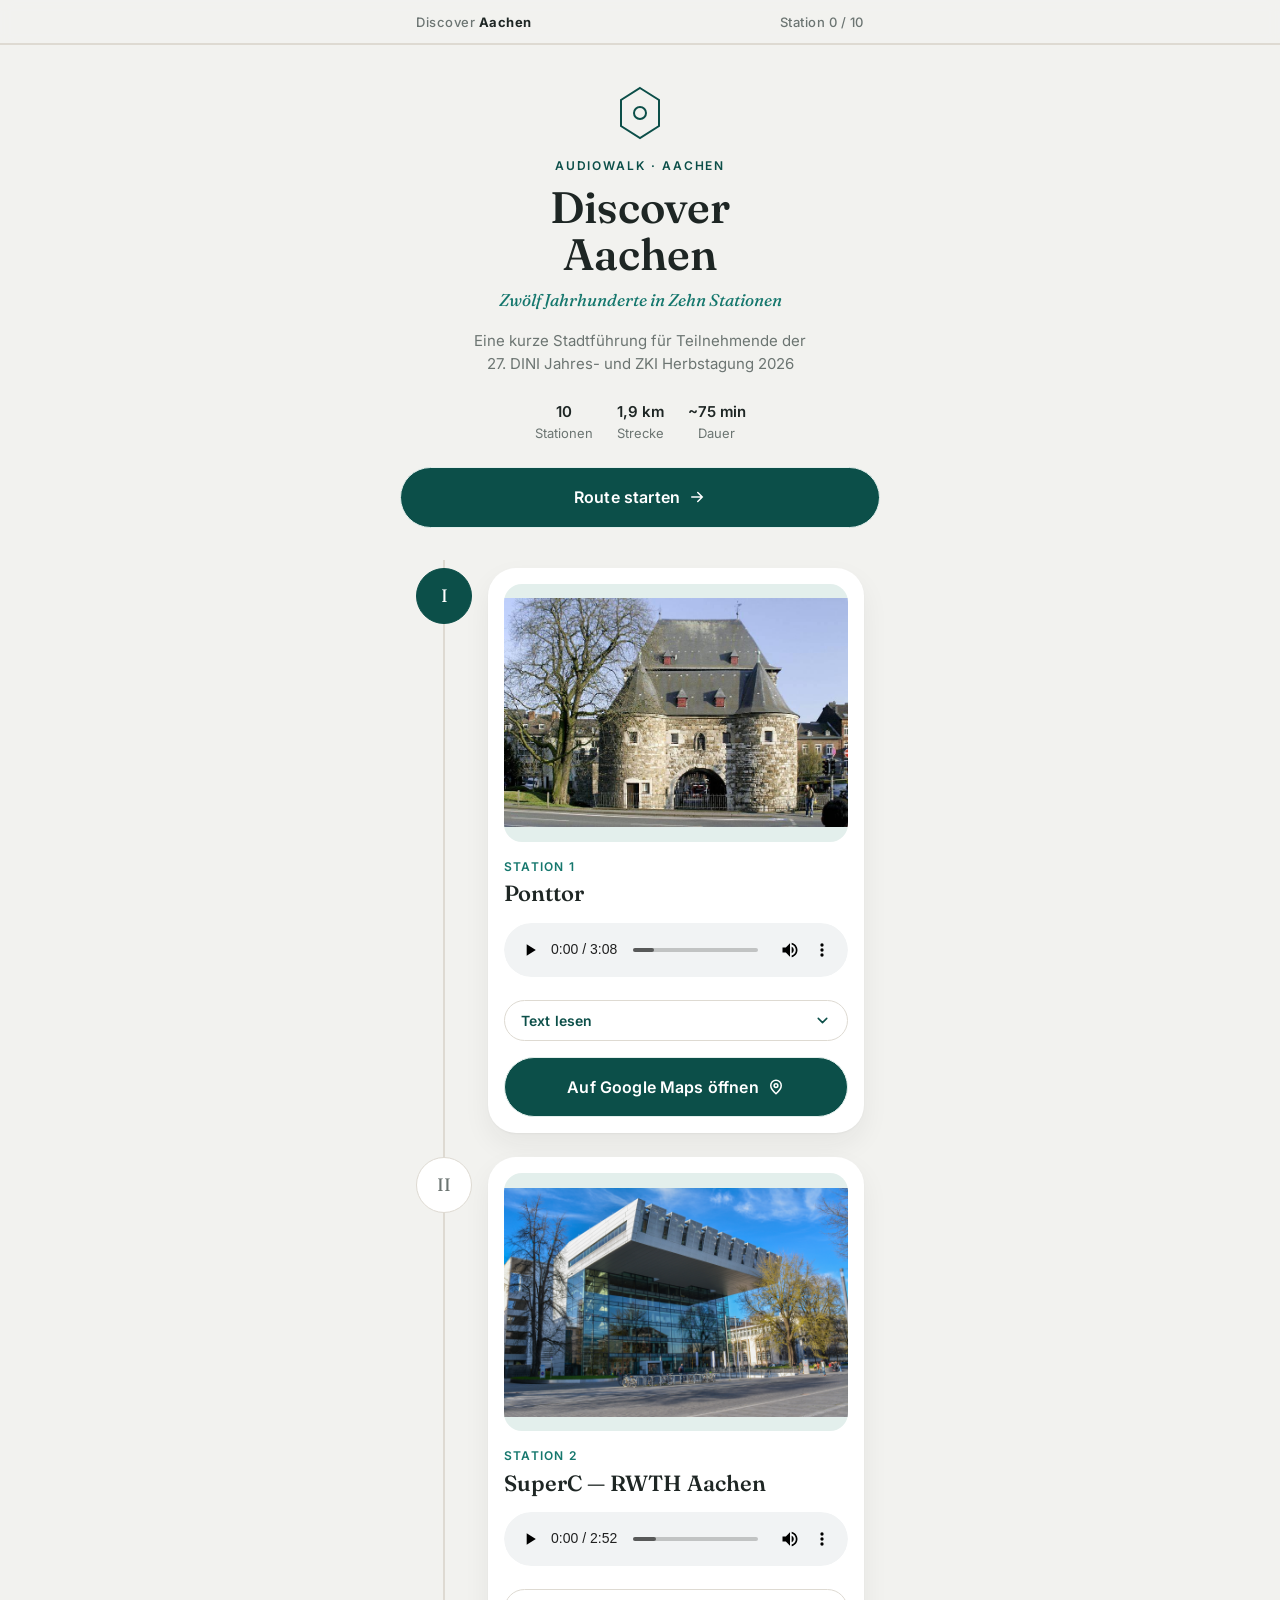
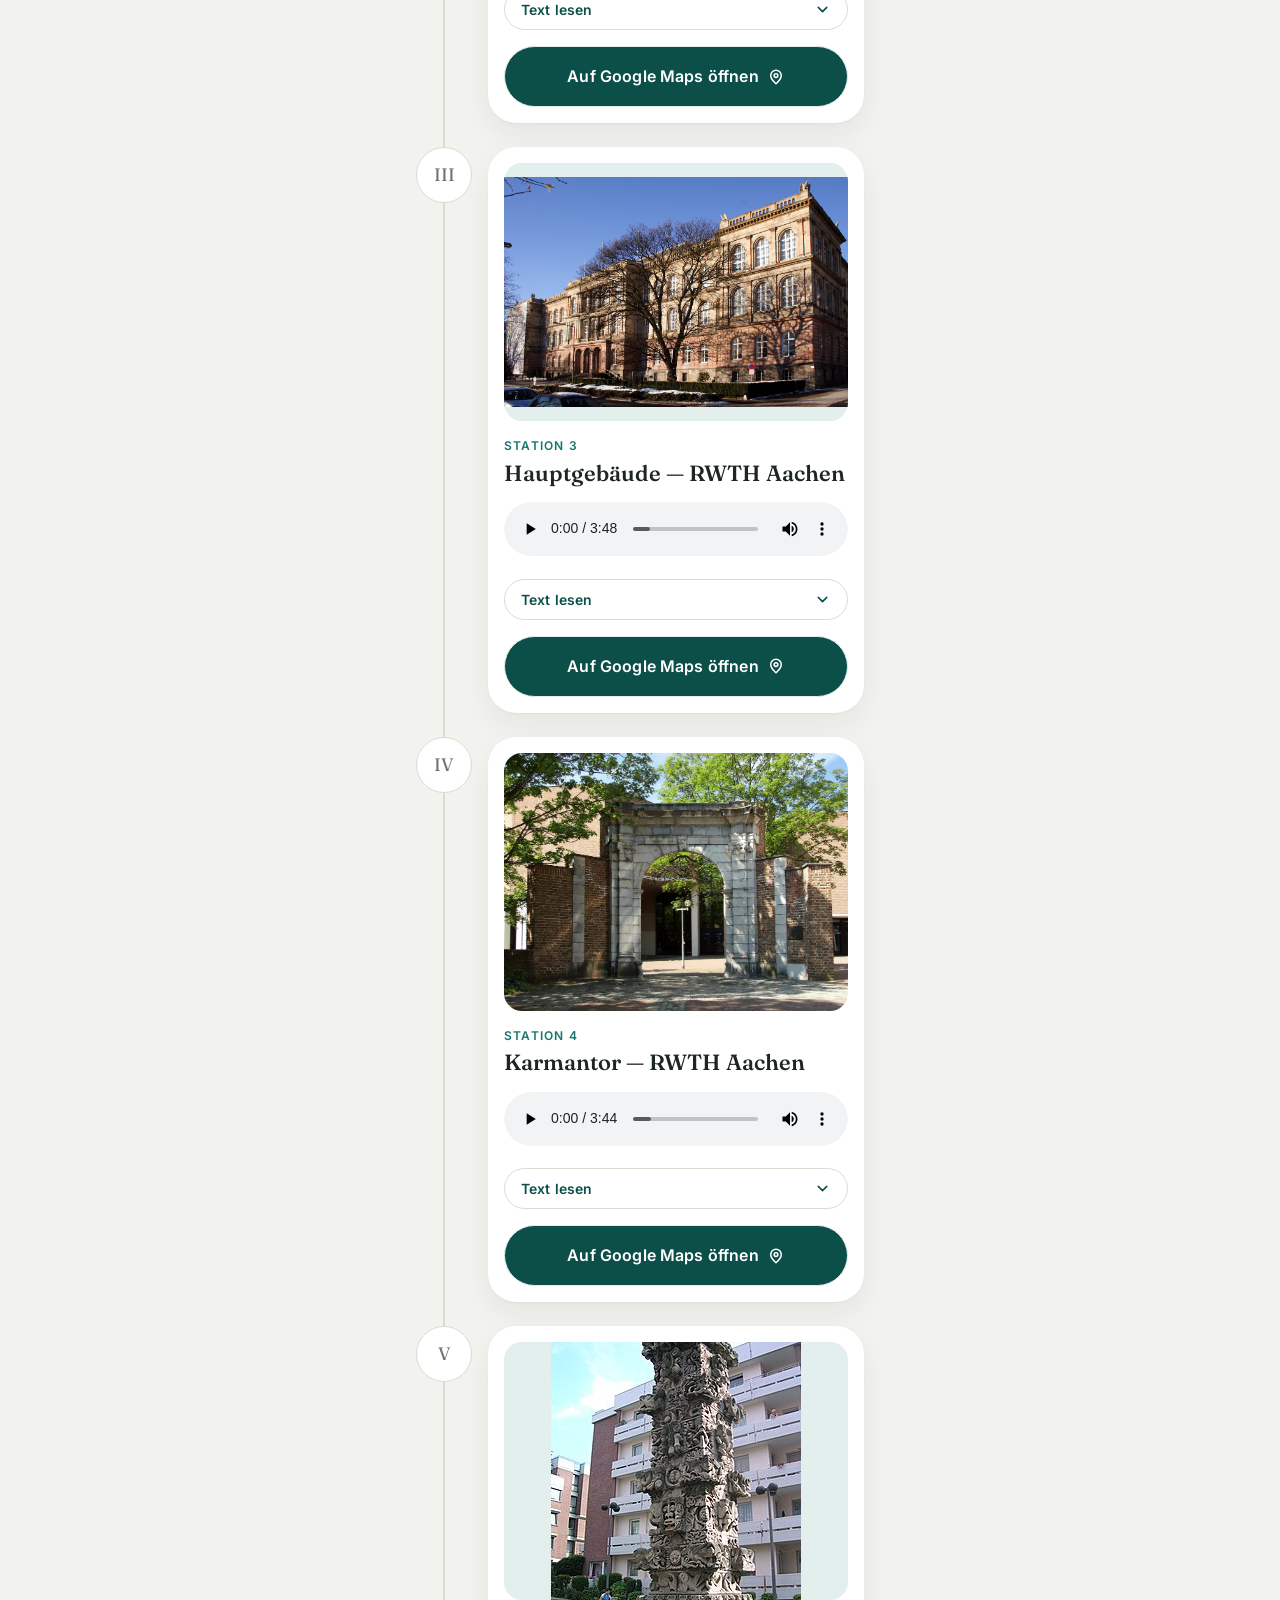
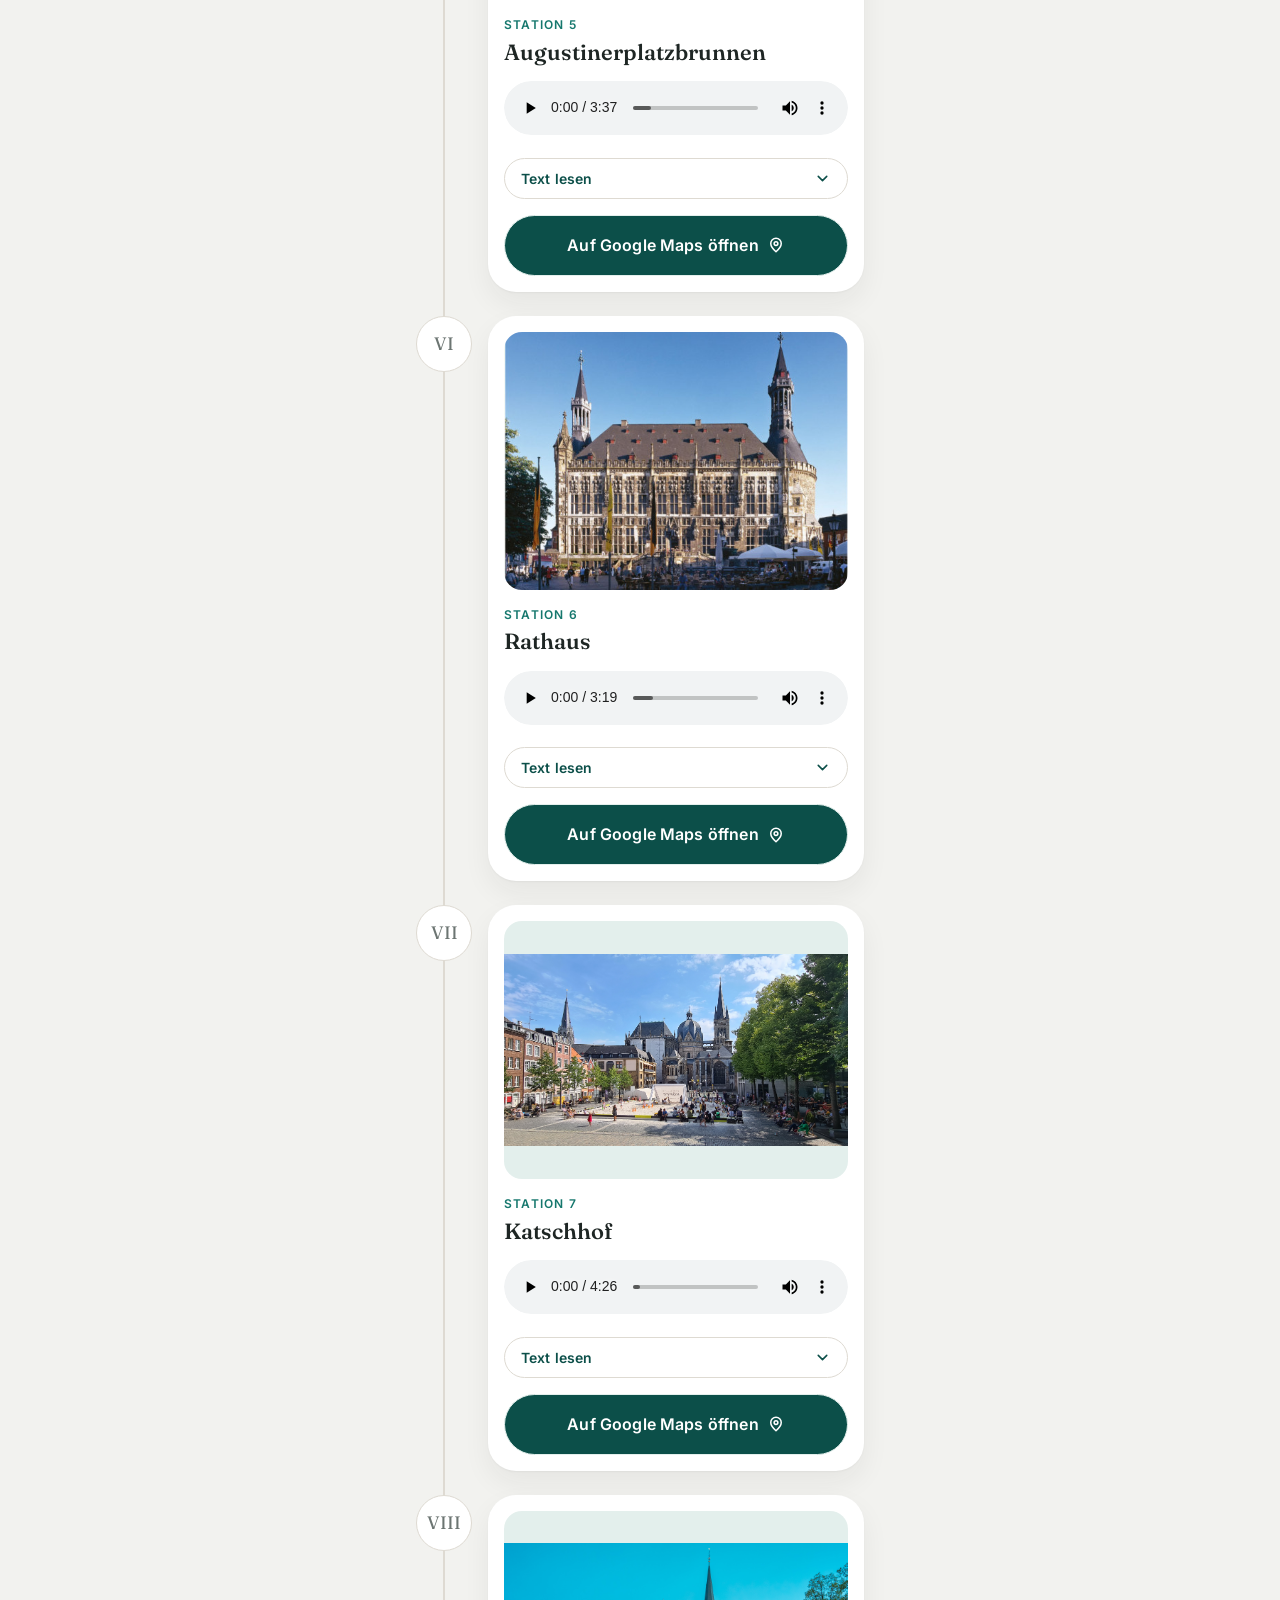
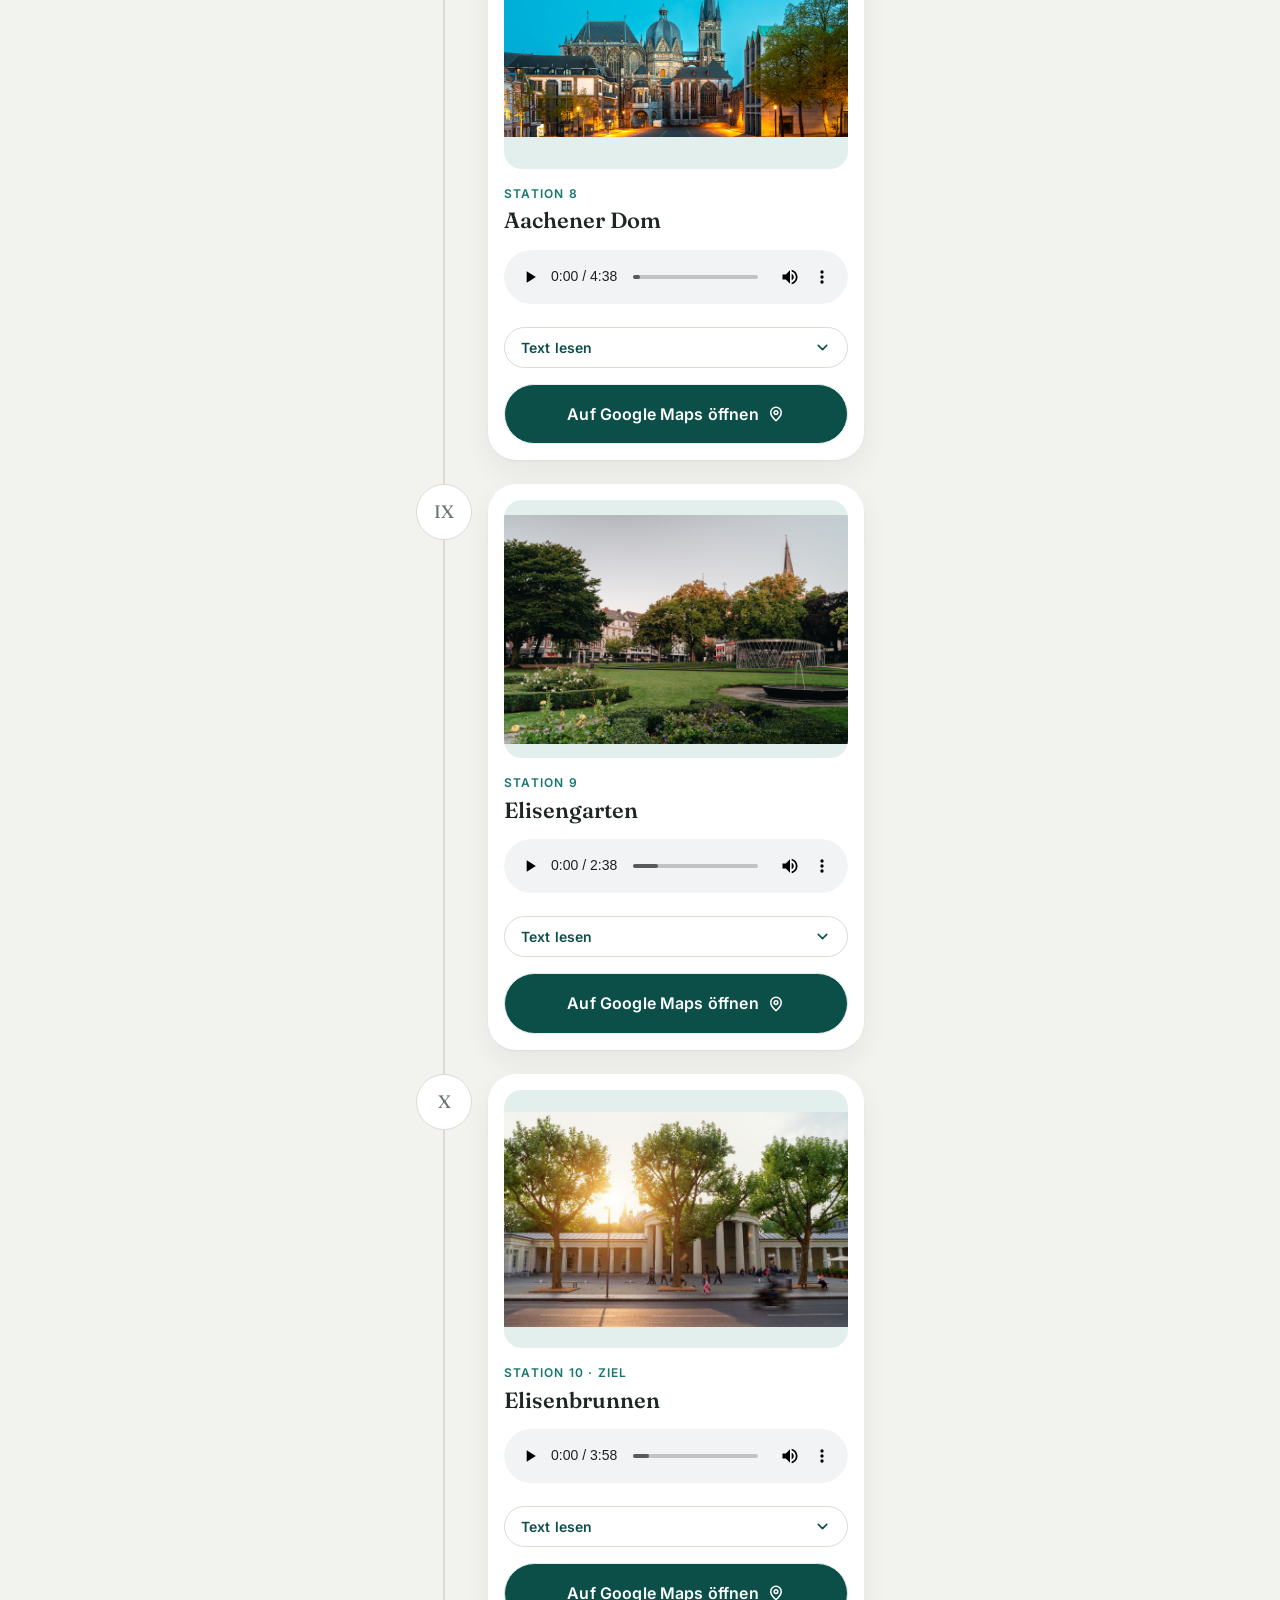
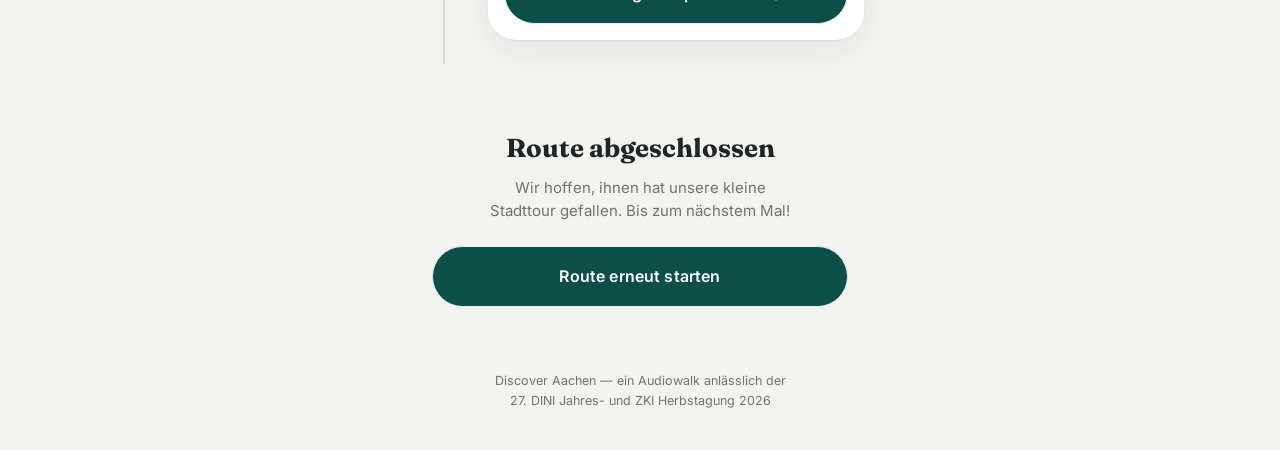
<file: index.html>
<!DOCTYPE html>
<html lang="de">
<head>
<meta charset="UTF-8">
<meta name="viewport" content="width=device-width, initial-scale=1.0, viewport-fit=cover">
<title>Discover Aachen — Audiowalk</title>
<meta name="description" content="Ein historischer Audiowalk durch Aachen.">

<!--Anchor-->
<a id="top"></a>
     
<!-- ============================================================
     Schriften: Fraunces (Display, für Titel — wirkt wie in Stein
     gemeißelt, passend zur karolingischen Geschichte Aachens) und
     Inter (Fließtext/UI, sehr gut lesbar auf kleinen Bildschirmen).
     Beide fallen bei fehlender Verbindung sauber auf System-Fonts
     zurück (font-display: swap + Fallback-Stack).
     ============================================================ -->
<link rel="preconnect" href="https://fonts.googleapis.com">
<link rel="preconnect" href="https://fonts.gstatic.com" crossorigin>
<link href="https://fonts.googleapis.com/css2?family=Fraunces:opsz,wght@9..144,440;9..144,560;9..144,650&family=Inter:wght@400;500;600&display=swap" rel="stylesheet">

<!-- Gesamtes Styling ausgelagert -->
<link rel="stylesheet" href="style.css">
</head>
<body>

  <!-- ============================================================
       FORTSCHRITTSLEISTE
       Wird per JS aktualisiert: Stationsnummer + Füllbalken.
       ============================================================ -->
  <div class="progress-bar">
    <div class="progress-bar__inner">
      <span class="progress-bar__label">Discover <strong>Aachen</strong></span>
      <span class="progress-bar__label" id="progressLabel">Station 0 / 5</span>
    </div>
    <div class="progress-bar__track"><div class="progress-bar__fill" id="progressFill"></div></div>
  </div>

  <!-- ============================================================
       HERO
       ============================================================ -->
  <header class="hero wrap">
    <!-- Oktogon: Kernform der karolingischen Pfalzkapelle -->
    <svg class="hero__mark" viewBox="0 0 56 56" fill="none" xmlns="http://www.w3.org/2000/svg" aria-hidden="true">
      <path d="M28 3 L47 15 L47 41 L28 53 L9 41 L9 15 Z" stroke="currentColor" stroke-width="2"/>
      <circle cx="28" cy="28" r="6" stroke="currentColor" stroke-width="2"/>
    </svg>

    <span class="hero__eyebrow">Audiowalk · Aachen</span>
    <h1 class="hero__title">Discover<br>Aachen</h1>
    <p class="hero__subtitle">Zwölf Jahrhunderte in Zehn Stationen</p>
    <p class="hero__text">
      Eine kurze Stadtführung für Teilnehmende der
      27. DINI Jahres- und ZKI Herbstagung 2026
    </p>

    <div class="hero__meta">
      <div><b id="stationCount">5</b>Stationen</div>
      <div><b>1,9&nbsp;km</b>Strecke</div>
      <div><b>~75&nbsp;min</b>Dauer</div>
    </div>

    <a href="#station-1" class="btn btn--ghost" id="startBtn">
      Route starten
      <svg viewBox="0 0 24 24" fill="none" stroke="currentColor" stroke-width="2" stroke-linecap="round"><path d="M5 12h14M13 6l6 6-6 6"/></svg>
    </a>
  </header>

  <!-- ============================================================
       ROUTE MIT STATIONEN
       Jede Station: Marker, Bild (SVG-Illustration), Audioplayer,
       kurzer Text, Button zum Standort auf Google Maps.
       ============================================================ -->
  <main class="wrap">
    <div class="route" id="route">
      <div class="route-line"></div>
      <div class="route-line__fill" id="routeFill"></div>

      <!-- Wird zur Laufzeit aus STATIONS (stations.js) befüllt (siehe
           script.js). Hier steht bewusst kein einziger Stations-Block
           im HTML. -->
      <div id="stationsContainer"></div>

    </div>

    <!-- ============================================================
         ABSCHLUSS
         ============================================================ -->
    <div class="finish">
      <h2 class="finish__title">Route abgeschlossen</h2>
      <p class="finish__text">Wir hoffen, ihnen hat unsere kleine Stadttour gefallen. Bis zum nächstem Mal!</p>
      <a href="#top" class="btn btn--ghost" id="restartBtn">Route erneut starten</a>
    </div>
  </main>

  <footer>
    Discover Aachen — ein Audiowalk anlässlich der <br>
    27. DINI Jahres- und ZKI Herbstagung 2026
  </footer>

  <!-- Reihenfolge wichtig: stations.js definiert STATIONS,
       script.js nutzt diese Daten zum Rendern und Steuern der Seite. -->
  <script src="stations.js"></script>
  <script src="script.js"></script>
</body>
</html>
</file>
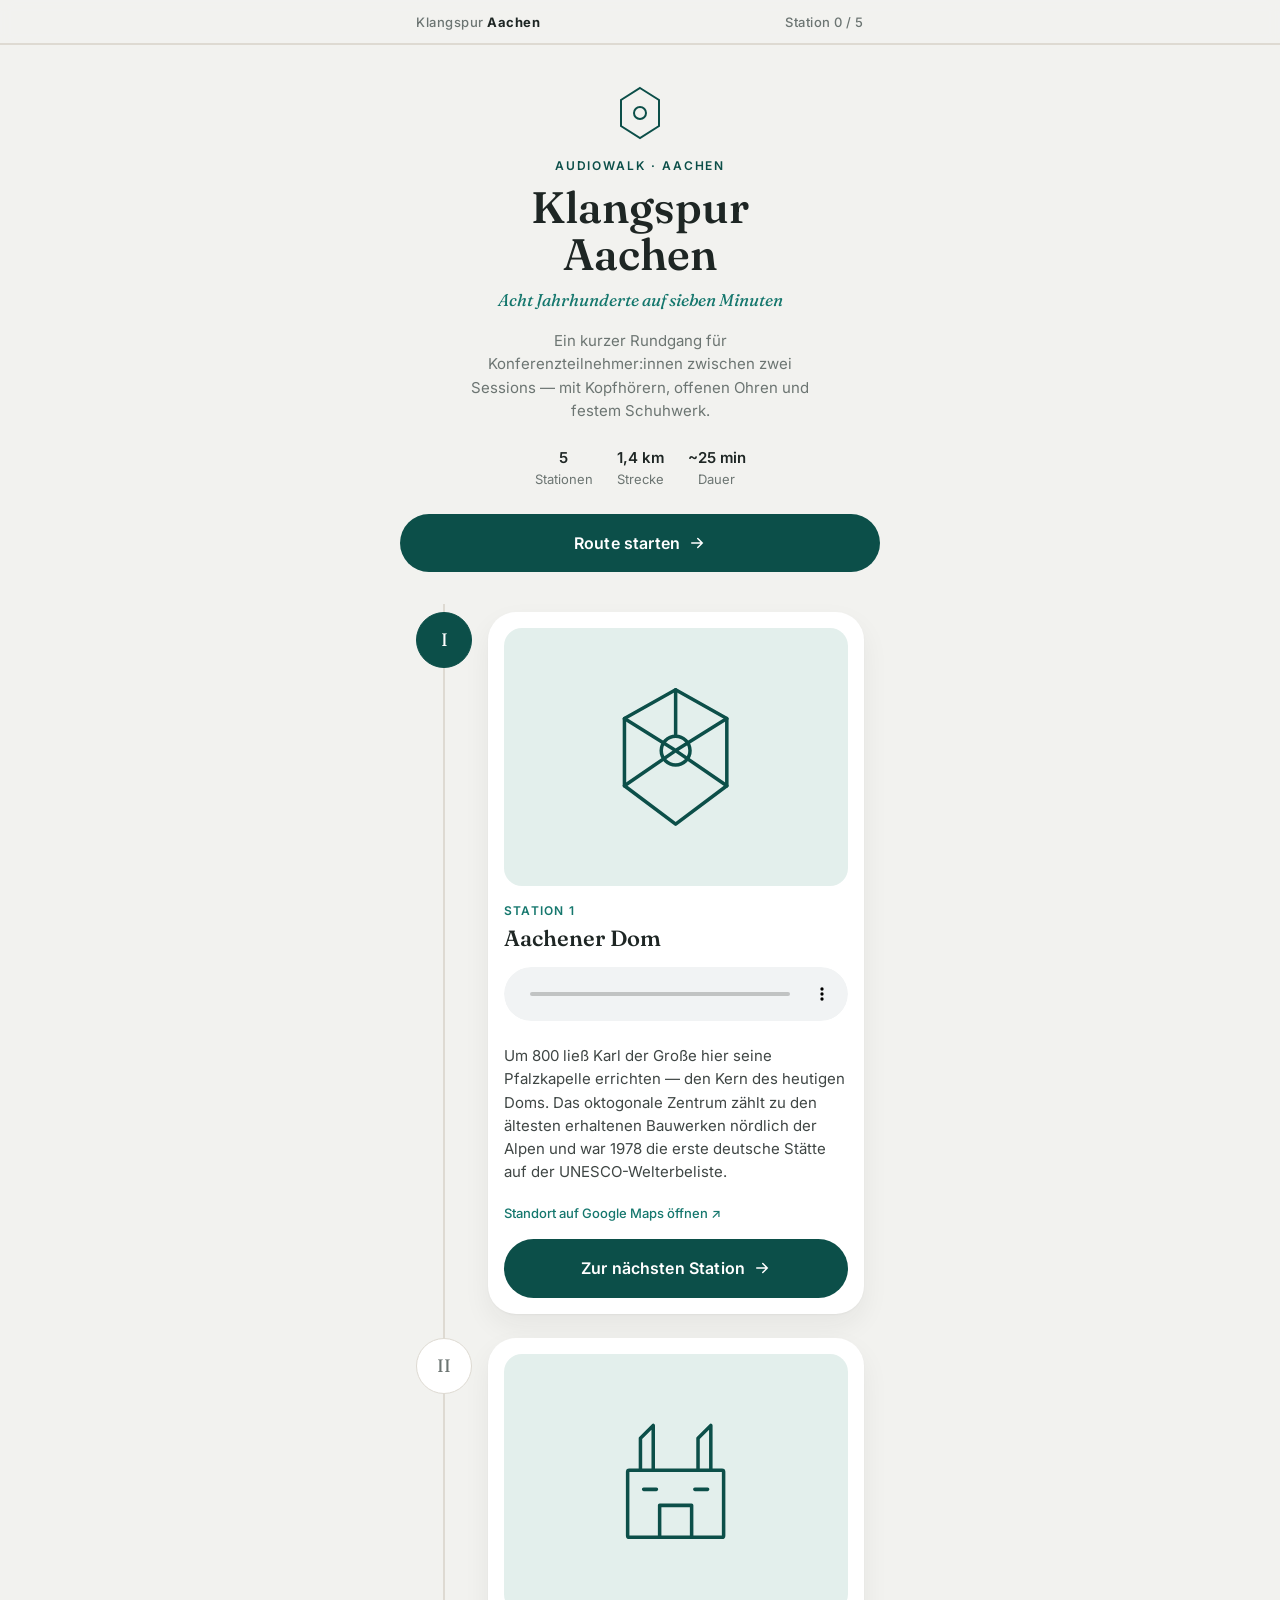
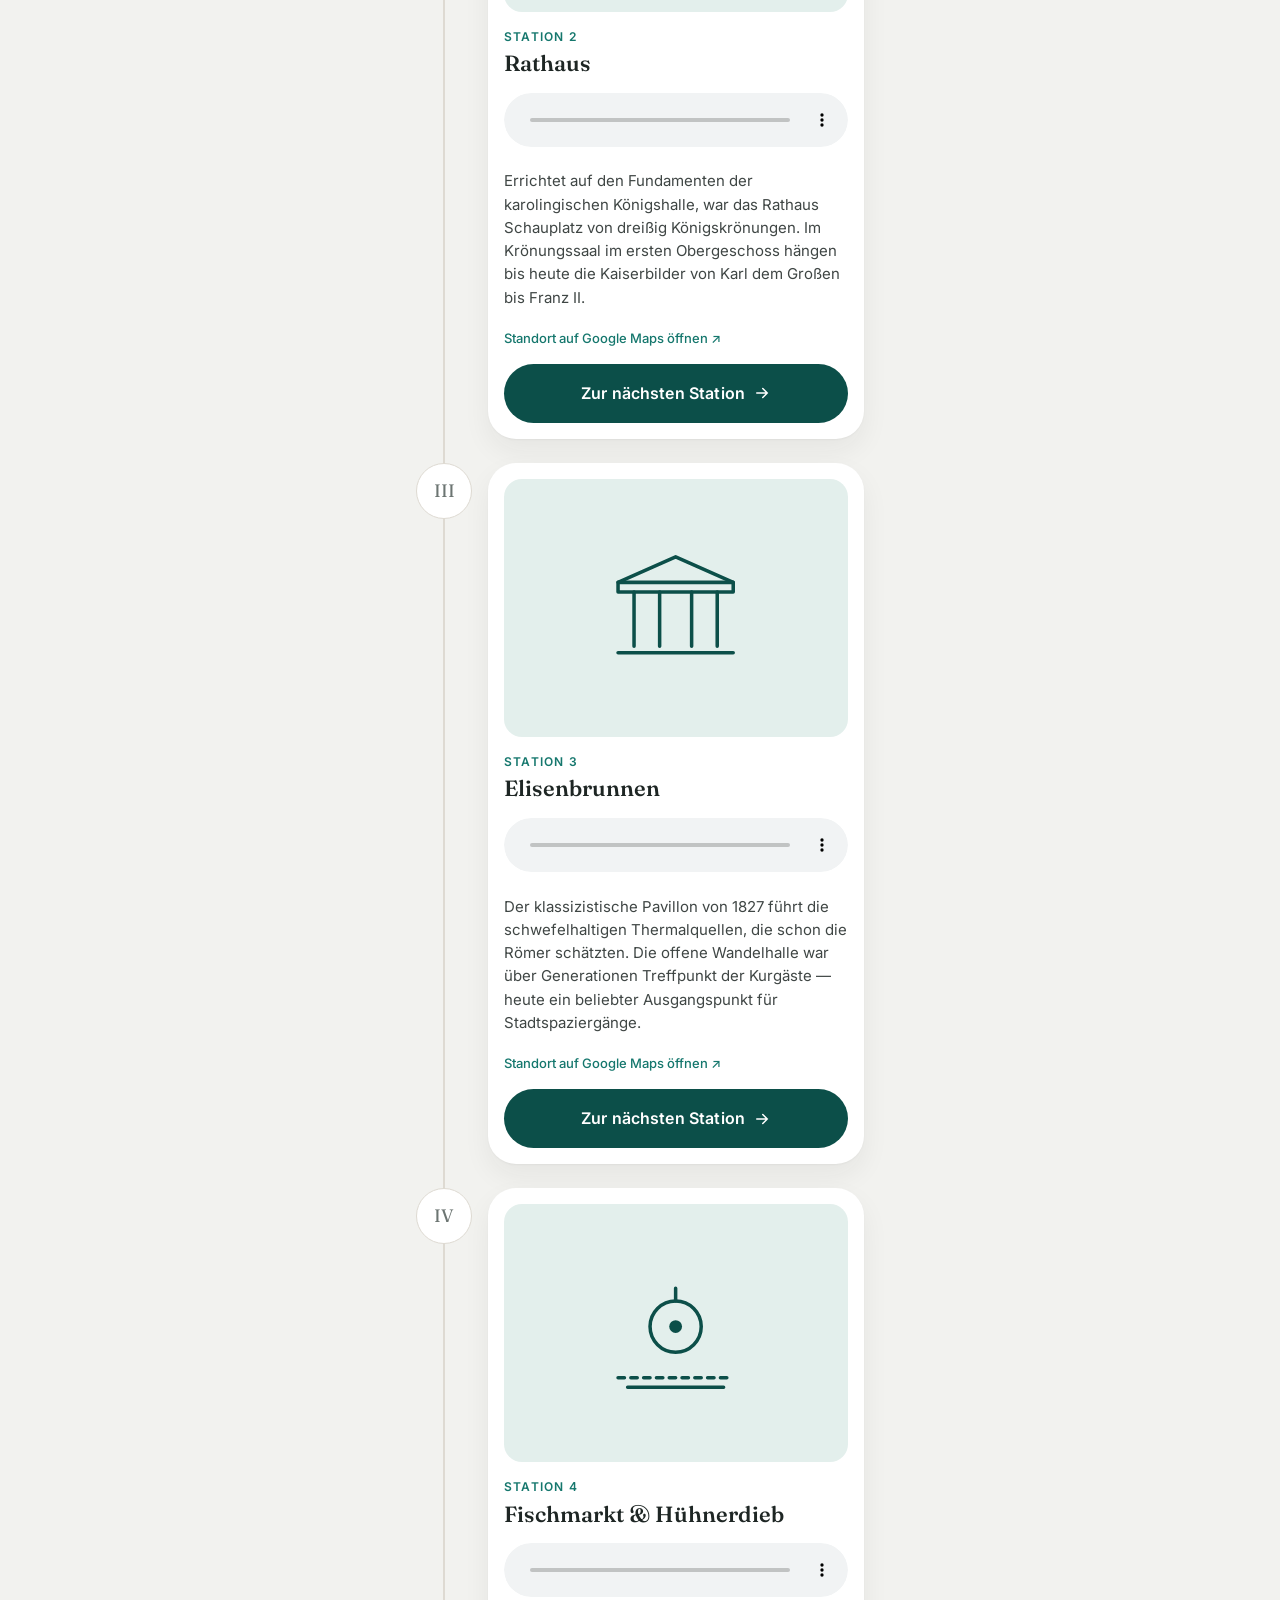
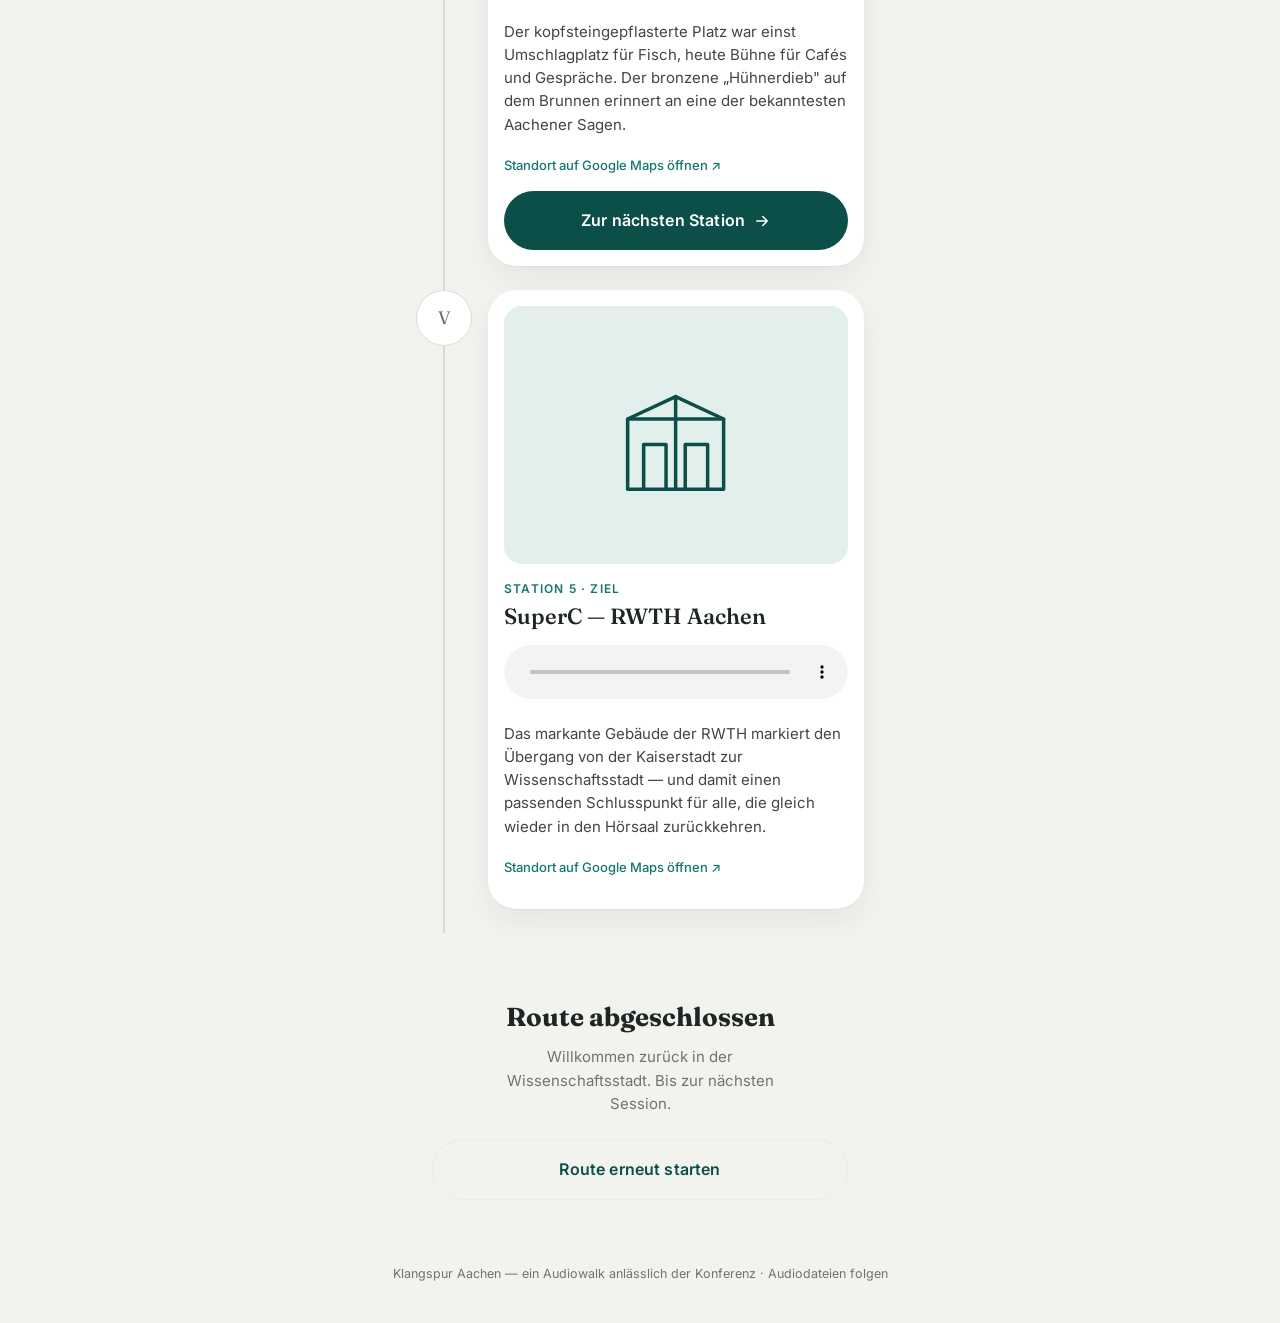
<file: images/index.html>
<!DOCTYPE html>
<html lang="de">
<head>
<meta charset="UTF-8">
<meta name="viewport" content="width=device-width, initial-scale=1.0, viewport-fit=cover">
<title>Klangspur Aachen — Audiowalk</title>
<meta name="description" content="Ein historischer Audiowalk durch Aachen für Konferenzteilnehmer:innen.">

<!-- ============================================================
     Schriften: Fraunces (Display, für Titel — wirkt wie in Stein
     gemeißelt, passend zur karolingischen Geschichte Aachens) und
     Inter (Fließtext/UI, sehr gut lesbar auf kleinen Bildschirmen).
     Beide fallen bei fehlender Verbindung sauber auf System-Fonts
     zurück (font-display: swap + Fallback-Stack).
     ============================================================ -->
<link rel="preconnect" href="https://fonts.googleapis.com">
<link rel="preconnect" href="https://fonts.gstatic.com" crossorigin>
<link href="https://fonts.googleapis.com/css2?family=Fraunces:opsz,wght@9..144,440;9..144,560;9..144,650&family=Inter:wght@400;500;600&display=swap" rel="stylesheet">

<!-- Gesamtes Styling ausgelagert -->
<link rel="stylesheet" href="style.css">
</head>
<body>

  <!-- ============================================================
       FORTSCHRITTSLEISTE
       Wird per JS aktualisiert: Stationsnummer + Füllbalken.
       ============================================================ -->
  <div class="progress-bar">
    <div class="progress-bar__inner">
      <span class="progress-bar__label">Klangspur <strong>Aachen</strong></span>
      <span class="progress-bar__label" id="progressLabel">Station 0 / 5</span>
    </div>
    <div class="progress-bar__track"><div class="progress-bar__fill" id="progressFill"></div></div>
  </div>

  <!-- ============================================================
       HERO
       ============================================================ -->
  <header class="hero wrap">
    <!-- Oktogon: Kernform der karolingischen Pfalzkapelle -->
    <svg class="hero__mark" viewBox="0 0 56 56" fill="none" xmlns="http://www.w3.org/2000/svg" aria-hidden="true">
      <path d="M28 3 L47 15 L47 41 L28 53 L9 41 L9 15 Z" stroke="currentColor" stroke-width="2"/>
      <circle cx="28" cy="28" r="6" stroke="currentColor" stroke-width="2"/>
    </svg>

    <span class="hero__eyebrow">Audiowalk · Aachen</span>
    <h1 class="hero__title">Klangspur<br>Aachen</h1>
    <p class="hero__subtitle">Acht Jahrhunderte auf sieben Minuten</p>
    <p class="hero__text">
      Ein kurzer Rundgang für Konferenzteilnehmer:innen zwischen zwei Sessions —
      mit Kopfhörern, offenen Ohren und festem Schuhwerk.
    </p>

    <div class="hero__meta">
      <div><b id="stationCount">5</b>Stationen</div>
      <div><b>1,4&nbsp;km</b>Strecke</div>
      <div><b>~25&nbsp;min</b>Dauer</div>
    </div>

    <a href="#station-1" class="btn btn--primary" id="startBtn">
      Route starten
      <svg viewBox="0 0 24 24" fill="none" stroke="currentColor" stroke-width="2" stroke-linecap="round"><path d="M5 12h14M13 6l6 6-6 6"/></svg>
    </a>
  </header>

  <!-- ============================================================
       ROUTE MIT STATIONEN
       Jede Station: Marker, Bild (SVG-Illustration), Audioplayer,
       kurzer Text, Button zur nächsten Station.
       ============================================================ -->
  <main class="wrap">
    <div class="route" id="route">
      <div class="route-line"></div>
      <div class="route-line__fill" id="routeFill"></div>

      <!-- Wird zur Laufzeit aus STATIONS (stations.js) befüllt (siehe
           script.js). Hier steht bewusst kein einziger Stations-Block
           im HTML. -->
      <div id="stationsContainer"></div>

    </div>

    <!-- ============================================================
         ABSCHLUSS
         ============================================================ -->
    <div class="finish">
      <h2 class="finish__title">Route abgeschlossen</h2>
      <p class="finish__text">Willkommen zurück in der Wissenschaftsstadt. Bis zur nächsten Session.</p>
      <a href="#top" class="btn btn--ghost" id="restartBtn">Route erneut starten</a>
    </div>
  </main>

  <footer>
    Klangspur Aachen — ein Audiowalk anlässlich der Konferenz · Audiodateien folgen
  </footer>

  <a id="top"></a>

  <!-- Reihenfolge wichtig: stations.js definiert STATIONS,
       script.js nutzt diese Daten zum Rendern und Steuern der Seite. -->
  <script src="stations.js"></script>
  <script src="script.js"></script>
</body>
</html>
</file>
<file: style.css>
/* ============================================================
   1. DESIGN TOKENS
   Farbpalette orientiert an Aachen: warmes Steingrau (Fassaden,
   Kopfsteinpflaster) + dunkles Petrol/Türkis als Akzent
   (angelehnt an die Kupferdächer & Thermalquellen der Stadt).
   ============================================================ */
:root {
  /* Grautöne */
  --color-bg:          #f2f2ef;
  --color-surface:     #ffffff;
  --color-ink:         #1e2624;
  --color-muted:       #6c7572;
  --color-line:        #dedad2;

  /* Petrol-Akzent */
  --color-accent:      #0c4f49;
  --color-accent-light:#15776d;
  --color-accent-soft: #e3efec;

  /* Typografie */
  --font-display: 'Fraunces', Georgia, 'Times New Roman', serif;
  --font-body:    'Inter', -apple-system, BlinkMacSystemFont, 'Segoe UI', sans-serif;

  /* Layout */
  --max-width: 480px;
  --radius-lg: 28px;
  --radius-md: 18px;
  --space-1: 8px;
  --space-2: 16px;
  --space-3: 24px;
  --space-4: 40px;
}

/* ============================================================
   2. RESET & GRUNDLAGEN
   ============================================================ */
* { box-sizing: border-box; }
html { -webkit-text-size-adjust: 100%; }

body {
  margin: 0;
  background: var(--color-bg);
  color: var(--color-ink);
  font-family: var(--font-body);
  font-size: 16px;
  line-height: 1.55;
  -webkit-font-smoothing: antialiased;
}

img, svg { display: block; max-width: 100%; }

a { color: inherit; }

/* Sichtbarer Fokus für Tastatur/Screenreader-Nutzung unterwegs */
:focus-visible {
  outline: 2px solid var(--color-accent);
  outline-offset: 3px;
}

/* Bewegung reduzieren, wenn vom Betriebssystem gewünscht */
@media (prefers-reduced-motion: reduce) {
  html { scroll-behavior: auto !important; }
  * { animation: none !important; transition: none !important; }
}

.wrap {
  max-width: var(--max-width);
  margin: 0 auto;
  padding: 0 var(--space-2);
}

/* ============================================================
   3. FORTSCHRITTSLEISTE (fixiert oben)
   Zeigt dezent, wo in der Route man sich befindet.
   ============================================================ */
.progress-bar {
  position: sticky;
  top: 0;
  z-index: 20;
  background: rgba(242, 242, 239, 0.88);
  backdrop-filter: blur(6px);
  -webkit-backdrop-filter: blur(6px);
  border-bottom: 1px solid var(--color-line);
}

.progress-bar__inner {
  display: flex;
  align-items: center;
  justify-content: space-between;
  max-width: var(--max-width);
  margin: 0 auto;
  padding: 12px var(--space-2);
  font-size: 13px;
  letter-spacing: 0.04em;
  color: var(--color-muted);
}

.progress-bar__label { font-weight: 500; }
.progress-bar__label strong { color: var(--color-ink); }

.progress-bar__track {
  position: absolute;
  left: 0; bottom: -1px;
  height: 2px;
  width: 100%;
  background: var(--color-line);
}
.progress-bar__fill {
  height: 100%;
  width: 0%; /* wird per JS gesetzt */
  background: var(--color-accent);
  transition: width 0.25s ease-out;
}

/* ============================================================
   4. HERO
   ============================================================ */
.hero {
  padding: var(--space-4) 0 var(--space-3);
  text-align: center;
}

.hero__mark {
  width: 56px;
  height: 56px;
  margin: 0 auto var(--space-2);
  color: var(--color-accent);
}

.hero__eyebrow {
  display: block;
  font-size: 12px;
  font-weight: 600;
  letter-spacing: 0.16em;
  text-transform: uppercase;
  color: var(--color-accent);
  margin-bottom: var(--space-1);
}

.hero__title {
  font-family: var(--font-display);
  font-weight: 560;
  font-size: clamp(34px, 9vw, 44px);
  line-height: 1.08;
  margin: 0 0 var(--space-1);
}

.hero__subtitle {
  font-family: var(--font-display);
  font-style: italic;
  font-weight: 440;
  color: var(--color-accent-light);
  font-size: 17px;
  margin: 0 0 var(--space-2);
}

.hero__text {
  color: var(--color-muted);
  font-size: 15px;
  max-width: 38ch;
  margin: 0 auto var(--space-3);
}

.hero__meta {
  display: flex;
  justify-content: center;
  gap: var(--space-3);
  font-size: 13px;
  color: var(--color-muted);
  margin-bottom: var(--space-3);
}
.hero__meta b { display: block; color: var(--color-ink); font-size: 15px; font-weight: 600; }

/* ============================================================
   5. GROSSE BUTTONS
   Ein durchgängiger Button-Stil für alle Handlungsaufforderungen.
   ============================================================ */
.btn {
  display: inline-flex;
  align-items: center;
  justify-content: center;
  gap: 8px;
  width: 100%;
  padding: 17px 24px;
  border: none;
  border-radius: 999px;
  font-family: var(--font-body);
  font-size: 16px;
  font-weight: 600;
  letter-spacing: 0.01em;
  cursor: pointer;
  -webkit-tap-highlight-color: transparent;
  transition: transform 0.15s ease, background 0.2s ease;
  text-decoration: none;
}
.btn:active { transform: scale(0.97); }

.btn--primary {
  background: transparent;
  color: var(--color-accent);
  
}
.btn--primary:hover { background: var(--color-accent); }

.btn--ghost {
  background: var(--color-accent);
  color: #ffffff;
  border: 1.5px solid var(--color-accent-soft);
}
.btn--ghost:hover { border-color: var(--color-accent-light); }

.btn svg { width: 18px; height: 18px; flex-shrink: 0; }

/* ============================================================
   6. ROUTE / STATIONEN
   Signatur-Element: eine vertikale "Weglinie" verbindet die
   Stationen wie eine Route auf einem Stadtplan. Eine zweite,
   petrolfarbene Linie füllt sich beim Scrollen und macht den
   eigenen Fortschritt entlang der Strecke sichtbar.
   ============================================================ */
.route {
  position: relative;
  padding: var(--space-2) 0 var(--space-4);
}

.route-line {
  position: absolute;
  left: 27px;
  top: 8px;
  bottom: 40px;
  width: 2px;
  background: var(--color-line);
}

.route-line__fill {
  position: absolute;
  left: 27px;
  top: 8px;
  width: 2px;
  height: 0%; /* Höhe wird per JS als Scroll-Fortschritt gesetzt */
  background: var(--color-accent);
}

.station {
  position: relative;
  display: flex;
  gap: var(--space-2);
  margin-bottom: var(--space-3);
  scroll-margin-top: 64px; /* Platz für die fixierte Fortschrittsleiste */
}

/* Meilenstein-Marker: nummeriert wie ein historischer Wegstein */
.station__marker {
  position: relative;
  flex-shrink: 0;
  width: 56px;
  height: 56px;
  border-radius: 50%;
  background: var(--color-surface);
  border: 1.5px solid var(--color-line);
  display: flex;
  align-items: center;
  justify-content: center;
  font-family: var(--font-display);
  font-size: 18px;
  color: var(--color-muted);
  transition: background 0.3s ease, border-color 0.3s ease, color 0.3s ease;
  z-index: 1;
}

/* Aktive Station (im Sichtbereich) wird petrolfarben hervorgehoben */
.station.is-active .station__marker {
  background: var(--color-accent);
  border-color: var(--color-accent);
  color: #ffffff;
}

.station__card {
  flex: 1;
  min-width: 0;
  background: var(--color-surface);
  border-radius: var(--radius-lg);
  padding: var(--space-2);
  box-shadow: 0 1px 2px rgba(30, 38, 36, 0.04), 0 12px 28px rgba(30, 38, 36, 0.06);
}

.station__figure {
  aspect-ratio: 4 / 3;
  border-radius: var(--radius-md);
  background: var(--color-accent-soft);
  overflow: hidden;
  margin-bottom: var(--space-2);
  display: flex;
  align-items: center;
  justify-content: center;
}

/* Eigens gezeichnete Wahrzeichen-Illustrationen statt Fotos:
   ruhiger, konsistenter Stil, keine Ladezeiten/Lizenzfragen. */
.station__figure svg {
  width: 62%;
  height: 62%;
  color: var(--color-accent);
}

.station__eyebrow {
  font-size: 12px;
  font-weight: 600;
  letter-spacing: 0.1em;
  text-transform: uppercase;
  color: var(--color-accent-light);
  margin: 0 0 4px;
}

.station__title {
  font-family: var(--font-display);
  font-weight: 560;
  font-size: 22px;
  line-height: 1.2;
  margin: 0 0 var(--space-2);
}

.station__audio {
  width: 100%;
  margin-bottom: var(--space-2);
  accent-color: var(--color-accent);
  border-radius: 999px;
}

.station__text {
  font-size: 15px;
  color: var(--color-ink);
  opacity: 0.85;
  margin: 0 0 var(--space-2);
}

/* ------------------------------------------------------------
   Auf-/zuklappbarer Stationstext
   Grundzustand: eingeklappt. Der Umschalter ist bewusst
   zurueckhaltend gestaltet, damit der Maps-Button darunter der
   auffaelligere bleibt.
   ------------------------------------------------------------ */
.station__toggle {
  display: flex;
  align-items: center;
  justify-content: space-between;
  gap: 8px;
  width: 100%;
  margin: 0 0 var(--space-2);
  padding: 11px 16px;
  background: transparent;
  border: 1.5px solid var(--color-line);
  border-radius: 999px;
  color: var(--color-accent);
  font-family: var(--font-body);
  font-size: 14px;
  font-weight: 600;
  letter-spacing: 0.01em;
  cursor: pointer;
  -webkit-tap-highlight-color: transparent;
  transition: border-color 0.2s ease, background 0.2s ease;
}

.station__toggle:hover { border-color: var(--color-accent-light); }
.station__toggle.is-open { background: var(--color-accent-soft); border-color: var(--color-accent-soft); }

.station__chevron {
  width: 17px;
  height: 17px;
  flex-shrink: 0;
  /* Der Chevron zeigt im Markup nach rechts (">"). Eingeklappt
     wird er nach unten gedreht, ausgeklappt nach oben. */
  transform: rotate(90deg);
  transition: transform 0.2s ease;
}

.station__toggle.is-open .station__chevron { transform: rotate(-90deg); }

/* Letzter Absatz im aufgeklappten Bereich braucht keinen
   zusaetzlichen Abstand — der Button darunter bringt seinen mit. */
.station__collapse .station__text:last-child { margin-bottom: var(--space-2); }

/* ============================================================
   7. ABSCHLUSS
   ============================================================ */
.finish {
  text-align: center;
  padding: var(--space-3) var(--space-2) var(--space-4);
}
.finish__title {
  font-family: var(--font-display);
  font-size: 26px;
  margin: 0 0 var(--space-1);
}
.finish__text {
  color: var(--color-muted);
  font-size: 15px;
  max-width: 34ch;
  margin: 0 auto var(--space-3);
}

footer {
  text-align: center;
  padding: var(--space-3) var(--space-2) var(--space-4);
  color: var(--color-muted);
  font-size: 12.5px;
}
</file>
<file: images/style.css>
/* ============================================================
   1. DESIGN TOKENS
   Farbpalette orientiert an Aachen: warmes Steingrau (Fassaden,
   Kopfsteinpflaster) + dunkles Petrol/Türkis als Akzent
   (angelehnt an die Kupferdächer & Thermalquellen der Stadt).
   ============================================================ */
:root {
  /* Grautöne */
  --color-bg:          #f2f2ef;
  --color-surface:     #ffffff;
  --color-ink:         #1e2624;
  --color-muted:       #6c7572;
  --color-line:        #dedad2;

  /* Petrol-Akzent */
  --color-accent:      #0c4f49;
  --color-accent-light:#15776d;
  --color-accent-soft: #e3efec;

  /* Typografie */
  --font-display: 'Fraunces', Georgia, 'Times New Roman', serif;
  --font-body:    'Inter', -apple-system, BlinkMacSystemFont, 'Segoe UI', sans-serif;

  /* Layout */
  --max-width: 480px;
  --radius-lg: 28px;
  --radius-md: 18px;
  --space-1: 8px;
  --space-2: 16px;
  --space-3: 24px;
  --space-4: 40px;
}

/* ============================================================
   2. RESET & GRUNDLAGEN
   ============================================================ */
* { box-sizing: border-box; }
html { -webkit-text-size-adjust: 100%; }

body {
  margin: 0;
  background: var(--color-bg);
  color: var(--color-ink);
  font-family: var(--font-body);
  font-size: 16px;
  line-height: 1.55;
  -webkit-font-smoothing: antialiased;
}

img, svg { display: block; max-width: 100%; }

a { color: inherit; }

/* Sichtbarer Fokus für Tastatur/Screenreader-Nutzung unterwegs */
:focus-visible {
  outline: 2px solid var(--color-accent);
  outline-offset: 3px;
}

/* Bewegung reduzieren, wenn vom Betriebssystem gewünscht */
@media (prefers-reduced-motion: reduce) {
  html { scroll-behavior: auto !important; }
  * { animation: none !important; transition: none !important; }
}

.wrap {
  max-width: var(--max-width);
  margin: 0 auto;
  padding: 0 var(--space-2);
}

/* ============================================================
   3. FORTSCHRITTSLEISTE (fixiert oben)
   Zeigt dezent, wo in der Route man sich befindet.
   ============================================================ */
.progress-bar {
  position: sticky;
  top: 0;
  z-index: 20;
  background: rgba(242, 242, 239, 0.88);
  backdrop-filter: blur(6px);
  -webkit-backdrop-filter: blur(6px);
  border-bottom: 1px solid var(--color-line);
}

.progress-bar__inner {
  display: flex;
  align-items: center;
  justify-content: space-between;
  max-width: var(--max-width);
  margin: 0 auto;
  padding: 12px var(--space-2);
  font-size: 13px;
  letter-spacing: 0.04em;
  color: var(--color-muted);
}

.progress-bar__label { font-weight: 500; }
.progress-bar__label strong { color: var(--color-ink); }

.progress-bar__track {
  position: absolute;
  left: 0; bottom: -1px;
  height: 2px;
  width: 100%;
  background: var(--color-line);
}
.progress-bar__fill {
  height: 100%;
  width: 0%; /* wird per JS gesetzt */
  background: var(--color-accent);
  transition: width 0.25s ease-out;
}

/* ============================================================
   4. HERO
   ============================================================ */
.hero {
  padding: var(--space-4) 0 var(--space-3);
  text-align: center;
}

.hero__mark {
  width: 56px;
  height: 56px;
  margin: 0 auto var(--space-2);
  color: var(--color-accent);
}

.hero__eyebrow {
  display: block;
  font-size: 12px;
  font-weight: 600;
  letter-spacing: 0.16em;
  text-transform: uppercase;
  color: var(--color-accent);
  margin-bottom: var(--space-1);
}

.hero__title {
  font-family: var(--font-display);
  font-weight: 560;
  font-size: clamp(34px, 9vw, 44px);
  line-height: 1.08;
  margin: 0 0 var(--space-1);
}

.hero__subtitle {
  font-family: var(--font-display);
  font-style: italic;
  font-weight: 440;
  color: var(--color-accent-light);
  font-size: 17px;
  margin: 0 0 var(--space-2);
}

.hero__text {
  color: var(--color-muted);
  font-size: 15px;
  max-width: 38ch;
  margin: 0 auto var(--space-3);
}

.hero__meta {
  display: flex;
  justify-content: center;
  gap: var(--space-3);
  font-size: 13px;
  color: var(--color-muted);
  margin-bottom: var(--space-3);
}
.hero__meta b { display: block; color: var(--color-ink); font-size: 15px; font-weight: 600; }

/* ============================================================
   5. GROSSE BUTTONS
   Ein durchgängiger Button-Stil für alle Handlungsaufforderungen.
   ============================================================ */
.btn {
  display: inline-flex;
  align-items: center;
  justify-content: center;
  gap: 8px;
  width: 100%;
  padding: 17px 24px;
  border: none;
  border-radius: 999px;
  font-family: var(--font-body);
  font-size: 16px;
  font-weight: 600;
  letter-spacing: 0.01em;
  cursor: pointer;
  -webkit-tap-highlight-color: transparent;
  transition: transform 0.15s ease, background 0.2s ease;
  text-decoration: none;
}
.btn:active { transform: scale(0.97); }

.btn--primary {
  background: var(--color-accent);
  color: #ffffff;
}
.btn--primary:hover { background: var(--color-accent-light); }

.btn--ghost {
  background: transparent;
  color: var(--color-accent);
  border: 1.5px solid var(--color-accent-soft);
}
.btn--ghost:hover { border-color: var(--color-accent); }

.btn svg { width: 18px; height: 18px; flex-shrink: 0; }

/* ============================================================
   6. ROUTE / STATIONEN
   Signatur-Element: eine vertikale "Weglinie" verbindet die
   Stationen wie eine Route auf einem Stadtplan. Eine zweite,
   petrolfarbene Linie füllt sich beim Scrollen und macht den
   eigenen Fortschritt entlang der Strecke sichtbar.
   ============================================================ */
.route {
  position: relative;
  padding: var(--space-2) 0 var(--space-4);
}

.route-line {
  position: absolute;
  left: 27px;
  top: 8px;
  bottom: 40px;
  width: 2px;
  background: var(--color-line);
}

.route-line__fill {
  position: absolute;
  left: 27px;
  top: 8px;
  width: 2px;
  height: 0%; /* Höhe wird per JS als Scroll-Fortschritt gesetzt */
  background: var(--color-accent);
}

.station {
  position: relative;
  display: flex;
  gap: var(--space-2);
  margin-bottom: var(--space-3);
  scroll-margin-top: 64px; /* Platz für die fixierte Fortschrittsleiste */
}

/* Meilenstein-Marker: nummeriert wie ein historischer Wegstein */
.station__marker {
  position: relative;
  flex-shrink: 0;
  width: 56px;
  height: 56px;
  border-radius: 50%;
  background: var(--color-surface);
  border: 1.5px solid var(--color-line);
  display: flex;
  align-items: center;
  justify-content: center;
  font-family: var(--font-display);
  font-size: 18px;
  color: var(--color-muted);
  transition: background 0.3s ease, border-color 0.3s ease, color 0.3s ease;
  z-index: 1;
}

/* Aktive Station (im Sichtbereich) wird petrolfarben hervorgehoben */
.station.is-active .station__marker {
  background: var(--color-accent);
  border-color: var(--color-accent);
  color: #ffffff;
}

.station__card {
  flex: 1;
  min-width: 0;
  background: var(--color-surface);
  border-radius: var(--radius-lg);
  padding: var(--space-2);
  box-shadow: 0 1px 2px rgba(30, 38, 36, 0.04), 0 12px 28px rgba(30, 38, 36, 0.06);
}

.station__figure {
  aspect-ratio: 4 / 3;
  border-radius: var(--radius-md);
  background: var(--color-accent-soft);
  overflow: hidden;
  margin-bottom: var(--space-2);
  display: flex;
  align-items: center;
  justify-content: center;
}

/* Eigens gezeichnete Wahrzeichen-Illustrationen statt Fotos:
   ruhiger, konsistenter Stil, keine Ladezeiten/Lizenzfragen. */
.station__figure svg {
  width: 62%;
  height: 62%;
  color: var(--color-accent);
}

.station__eyebrow {
  font-size: 12px;
  font-weight: 600;
  letter-spacing: 0.1em;
  text-transform: uppercase;
  color: var(--color-accent-light);
  margin: 0 0 4px;
}

.station__title {
  font-family: var(--font-display);
  font-weight: 560;
  font-size: 22px;
  line-height: 1.2;
  margin: 0 0 var(--space-2);
}

.station__audio {
  width: 100%;
  margin-bottom: var(--space-2);
  accent-color: var(--color-accent);
  border-radius: 999px;
}

.station__text {
  font-size: 15px;
  color: var(--color-ink);
  opacity: 0.85;
  margin: 0 0 var(--space-2);
}

/* Optionaler Link zum Standort (nur gerendert, wenn in den
   Stationsdaten ein mapsUrl-Feld vorhanden ist) */
.station__maps {
  display: inline-block;
  font-size: 13px;
  font-weight: 500;
  color: var(--color-accent-light);
  text-decoration: none;
  margin: 0 0 var(--space-2);
}
.station__maps:hover { text-decoration: underline; }

/* ============================================================
   7. ABSCHLUSS
   ============================================================ */
.finish {
  text-align: center;
  padding: var(--space-3) var(--space-2) var(--space-4);
}
.finish__title {
  font-family: var(--font-display);
  font-size: 26px;
  margin: 0 0 var(--space-1);
}
.finish__text {
  color: var(--color-muted);
  font-size: 15px;
  max-width: 34ch;
  margin: 0 auto var(--space-3);
}

footer {
  text-align: center;
  padding: var(--space-3) var(--space-2) var(--space-4);
  color: var(--color-muted);
  font-size: 12.5px;
}
</file>
